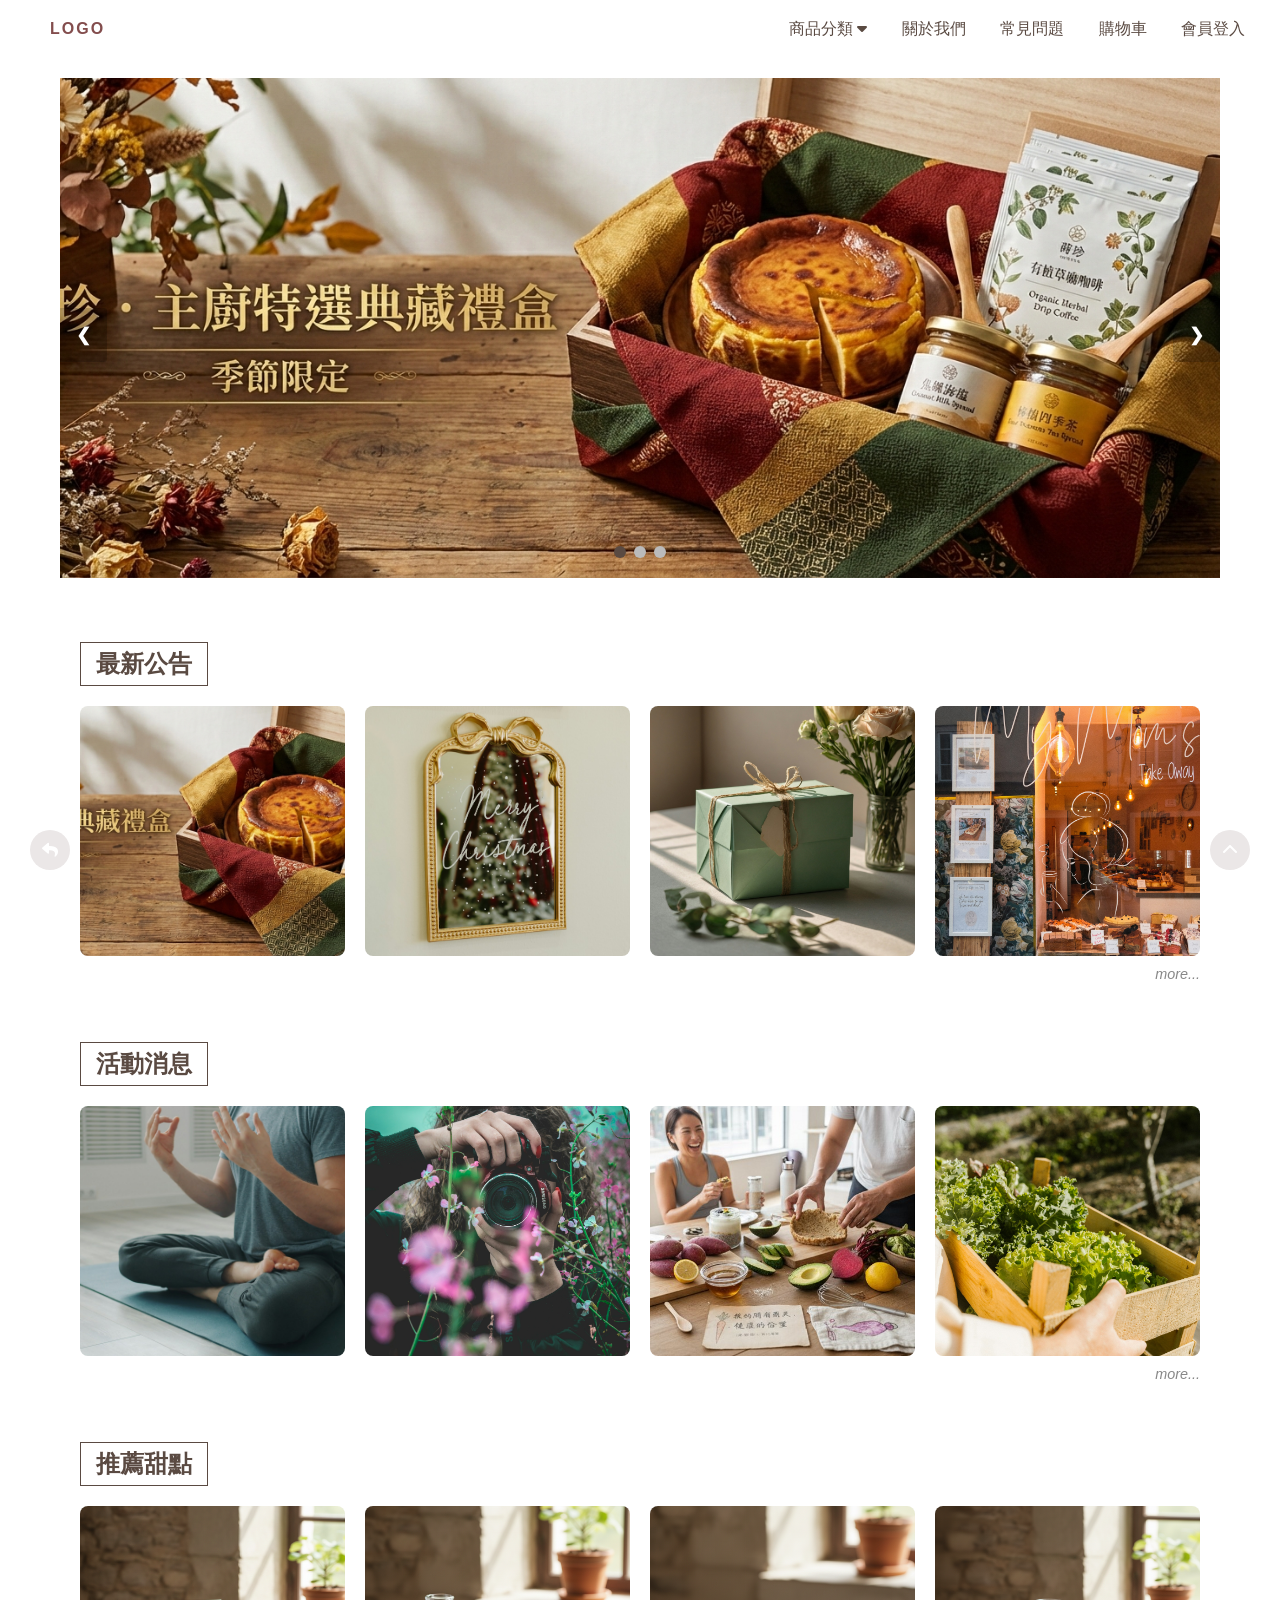
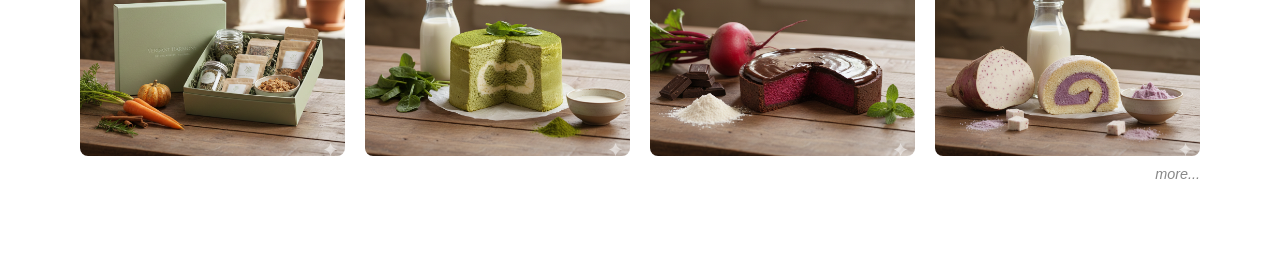
<file: index.html>
<!DOCTYPE html>
<html lang="zh-Hant-TW">

<head>
    <meta charset="UTF-8">
    <meta name="viewport" content="width=device-width, initial-scale=1.0">
    <title>首頁</title>
    <link rel="stylesheet" href="蒔甜.css">
    <link rel="stylesheet" href="https://cdnjs.cloudflare.com/ajax/libs/font-awesome/6.0.0/css/all.min.css">
</head>

<body>

    <header class="main-header">
        <div class="logo"><a href="index.html">LOGO</a></div>
        <nav class="top-nav">
            <a href="products.html">商品分類 <i class="fas fa-caret-down"></i></a>
            <a href="about.html">關於我們</a>
            <a href="qa.html">常見問題</a>
            <a href="cart.html">購物車</a>
            <a href="login.html">會員登入</a>
        </nav>
    </header>

    <main class="homepage">

        <section class="slideshow-container">
            <div class="mySlides fade">
                <img src="img/index1.png" style="width:100%; height:500px; object-fit:cover;">
            </div>

            <div class="mySlides fade">
                <img src="img/index2.png" style="width:100%; height:500px; object-fit:cover;">
            </div>

            <div class="mySlides fade">
                <img src="img/index3.png" style="width:100%; height:500px; object-fit:cover;">
            </div>

            <a class="prev" onclick="plusSlides(-1)">&#10094;</a>
            <a class="next" onclick="plusSlides(1)">&#10095;</a>

            <div class="dot-container">
                <span class="dot" onclick="currentSlide(1)"></span>
                <span class="dot" onclick="currentSlide(2)"></span>
                <span class="dot" onclick="currentSlide(3)"></span>
            </div>
        </section>

        <section class="info-section">
            <h2 class="section-title">最新公告</h2>
            <div class="card-grid">
                <div class="info-card">
                    <img src="img/index1.png" alt="公告1" class="card-img">
                    <div class="overlay">
                        <div class="overlay-text">
                            <h3>季節限定新品</h3>
                            <p>查看更多細節</p>
                        </div>
                    </div>
                </div>

                <div class="info-card">
                    <img src="img/index.new2.jpg" alt="公告2" class="card-img">
                    <div class="overlay">
                        <div class="overlay-text">
                            <h3>門市公休公告</h3>
                            <p>12/25 全日公休</p>
                        </div>
                    </div>
                </div>

                <div class="info-card">
                    <img src="img/index.new3.jpg" alt="公告3" class="card-img">
                    <div class="overlay">
                        <div class="overlay-text">
                            <h3>冬季暖心活動</h3>
                            <p>消費滿千送好禮</p>
                        </div>
                    </div>
                </div>

                <div class="info-card">
                    <img src="img/index.new4.jpg" alt="公告4" class="card-img">
                    <div class="overlay">
                        <div class="overlay-text">
                            <h3>蒔甜新址開幕</h3>
                            <p>邀請您前來品嚐</p>
                        </div>
                    </div>
                </div>
            </div>
            <a href="#" class="more-link">more...</a>
        </section>

        <section class="info-section">
            <h2 class="section-title">活動消息</h2>
            <div class="card-grid">
                <div class="info-card">
                    <img src="img/index.2-1.jpg" alt="公告1" class="card-img">
                    <div class="overlay">
                        <div class="overlay-text">
                            <h3>【蒔甜x靜心瑜珈】</h3>
                            <p>找回身體的純粹平衡</p>
                        </div>
                    </div>
                </div>

                <div class="info-card">
                    <img src="img/index.2-2.jpg" alt="公告2" class="card-img">
                    <div class="overlay">
                        <div class="overlay-text">
                            <h3>【社群徵件】</h3>
                            <h3>尋找#零罪惡甜點 攝影師</h3>
                            <p>分享您的午茶時光</p>
                        </div>
                    </div>
                </div>

                <div class="info-card">
                    <img src="img/index.2-3.jpg" alt="公告3" class="card-img">
                    <div class="overlay">
                        <div class="overlay-text">
                            <h3>【手作工作坊】</h3>
                            <h3>「蒔」刻體驗</h3>
                            <p>創意蔬食塔組裝教學</p>
                        </div>
                    </div>
                </div>

                <div class="info-card">
                    <img src="img/index.2-4.jpg" alt="公告4" class="card-img">
                    <div class="overlay">
                        <div class="overlay-text">
                            <h3>【門市快閃】</h3>
                            <p>「週末有機市集」聯名試吃會</p>
                        </div>
                    </div>
                </div>
            </div>
            <a href="#" class="more-link">more...</a>
        </section>

        <section class="info-section">
            <h2 class="section-title">推薦甜點</h2>
            <div class="card-grid">
                <div class="info-card">
                    <img src="img/1.png" alt="公告1" class="card-img">
                    <div class="overlay">
                        <div class="overlay-text">
                            <h3>【豐收 四季彩蔬塔禮盒】</h3>
                            <p>將大地四季的蔬果精華一次收納</p>
                        </div>
                    </div>
                </div>

                <div class="info-card">
                    <img src="img/2.png" alt="公告2" class="card-img">
                    <div class="overlay">
                        <div class="overlay-text">
                            <h3>【森息 菠菜抹茶戚風】</h3>
                            <p>接受大自然的清香</p>
                        </div>
                    </div>
                </div>

                <div class="info-card">
                    <img src="img/3.png" alt="公告3" class="card-img">
                    <div class="overlay">
                        <div class="overlay-text">
                            <h3>【紅寶 甜菜根醇黑可塔】</h3>
                            <p>紅寶石與黑巧克力的相遇</p>
                        </div>
                    </div>
                </div>

                <div class="info-card">
                    <img src="img/4.png" alt="公告4" class="card-img">
                    <div class="overlay">
                        <div class="overlay-text">
                            <h3>【初心 豆乳芋泥捲】</h3>
                            <p>回歸最單純的食材樸實的原味</p>
                        </div>
                    </div>
                </div>
            </div>
            <a href="#" class="more-link">more...</a>
        </section>


    </main>

    <div class="floating-btn left-btn"><i class="fas fa-reply"></i></div>
    <div class="floating-btn right-btn"><i class="fas fa-chevron-up"></i></div>

    <script src="蒔甜.js"></script>
</body>

</html>
</file>
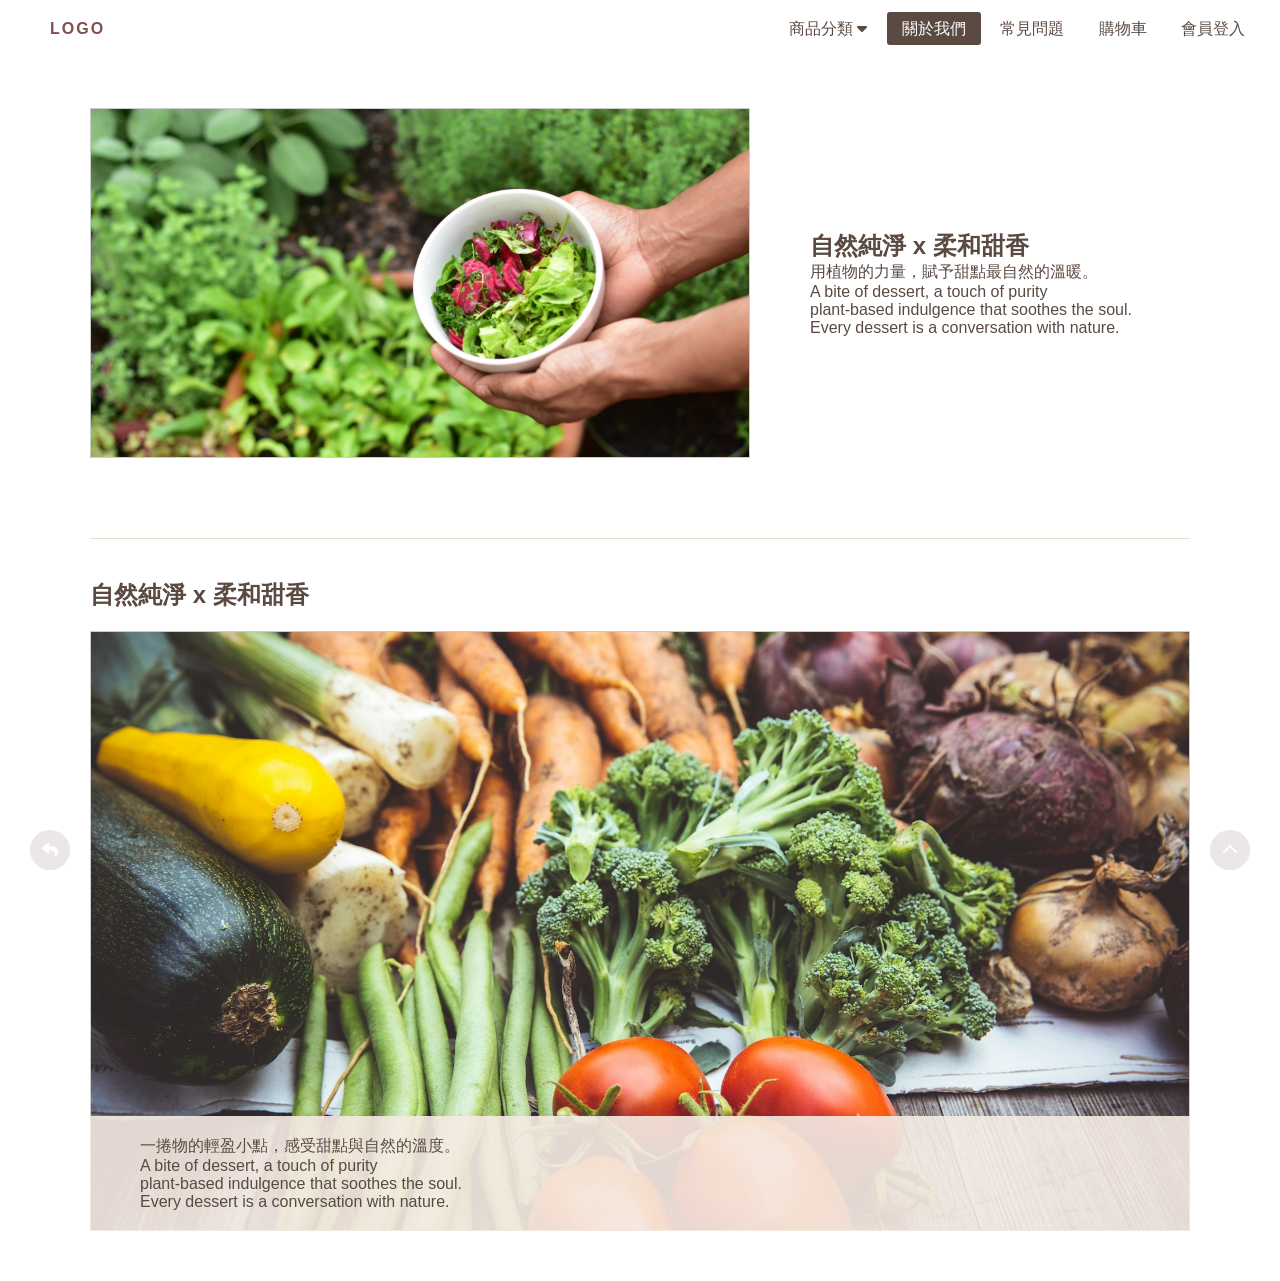
<file: about.html>
<!DOCTYPE html>
<html lang="zh-Hant-TW">

<head>
    <meta charset="UTF-8">
    <meta name="viewport" content="width=device-width, initial-scale=1.0">
    <title>關於我們</title>
    <link rel="stylesheet" href="蒔甜.css">
    <link rel="stylesheet" href="https://cdnjs.cloudflare.com/ajax/libs/font-awesome/6.0.0/css/all.min.css">
</head>

<body>

    <header class="main-header">
        <div class="logo"><a href="index.html">LOGO</a></div>
        <nav class="top-nav">
            <a href="products.html">商品分類 <i class="fas fa-caret-down"></i></a>
            <a href="about.html">關於我們</a>
            <a href="qa.html">常見問題</a>
            <a href="cart.html">購物車</a>
            <a href="login.html">會員登入</a>
        </nav>
    </header>

    <main class="about-page">

        <!-- <section class="about-hero">
            <h1 class="page-title">關於我們</h1>
            <div class="logo-box">LOGO</div>
        </section> -->

        <section class="about-section top-content">
            <div class="image-placeholder wide-img">
                <img src="img/5.jpg" style="width:100%; height:100%; object-fit:cover;">
            </div>
            <div class="text-box right-side">
                <div class="color-square green"></div>
                <h2>自然純淨 x 柔和甜香</h2>
                <p>
                    用植物的力量，賦予甜點最自然的溫暖。<br>
                    A bite of dessert, a touch of purity<br>
                    plant-based indulgence that soothes the soul.<br>
                    Every dessert is a conversation with nature.
                </p>
            </div>
        </section>

        <div class="separator"></div>

        <section class="about-section bottom-content">
            <h2>自然純淨 x 柔和甜香</h2>
            <div class="large-image-placeholder">
                <img src="img/6.jpg" style="width:100%; height:100%; object-fit:cover;">
            </div>

            <div class="text-box bottom-overlay">
                <div class="color-square beige"></div>
                <p>
                    一捲物的輕盈小點，感受甜點與自然的溫度。<br>
                    A bite of dessert, a touch of purity<br>
                    plant-based indulgence that soothes the soul.<br>
                    Every dessert is a conversation with nature.
                </p>
            </div>
        </section>

    </main>

    <div class="floating-btn left-btn"><i class="fas fa-reply"></i></div>
    <div class="floating-btn right-btn"><i class="fas fa-chevron-up"></i></div>

    <script src="蒔甜.js"></script>
</body>

</html>
</file>
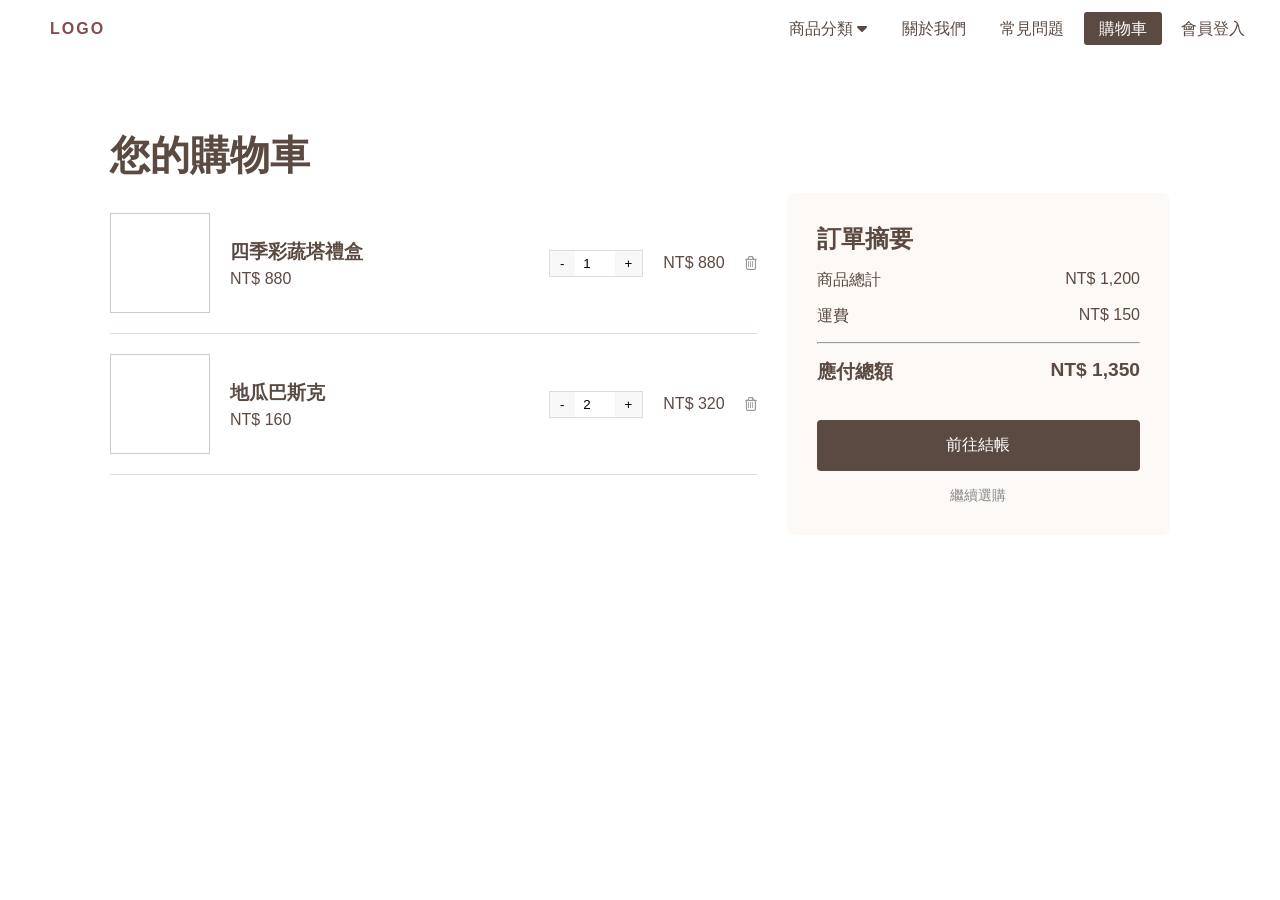
<file: cart.html>
<!DOCTYPE html>
<html lang="zh-Hant-TW">

<head>
    <meta charset="UTF-8">
    <meta name="viewport" content="width=device-width, initial-scale=1.0">
    <title>購物車 - 蒔甜</title>
    <link rel="stylesheet" href="蒔甜.css">
    <link rel="stylesheet" href="https://cdnjs.cloudflare.com/ajax/libs/font-awesome/6.0.0/css/all.min.css">
</head>

<body>

   <header class="main-header">
        <div class="logo"><a href="index.html">LOGO</a></div>
        <nav class="top-nav">
            <a href="products.html">商品分類 <i class="fas fa-caret-down"></i></a>
            <a href="about.html">關於我們</a>
            <a href="qa.html">常見問題</a>
            <a href="cart.html">購物車</a>
            <a href="login.html">會員登入</a>
        </nav>
    </header>

    <main class="cart-container">
        <h1 class="page-title">您的購物車</h1>

        <div class="cart-wrapper">
            <div class="cart-items">
                <div class="cart-item">
                    <div class="item-img">
                        <div class="placeholder-cross"></div>
                    </div>
                    <div class="item-info">
                        <h3>四季彩蔬塔禮盒</h3>
                        <p>NT$ 880</p>
                    </div>
                    <div class="item-qty">
                        <button class="qty-btn minus">-</button>
                        <input type="number" value="1" min="1">
                        <button class="qty-btn plus">+</button>
                    </div>
                    <div class="item-total">NT$ 880</div>
                    <button class="remove-btn"><i class="far fa-trash-alt"></i></button>
                </div>

                <div class="cart-item">
                    <div class="item-img">
                        <div class="placeholder-cross"></div>
                    </div>
                    <div class="item-info">
                        <h3>地瓜巴斯克</h3>
                        <p>NT$ 160</p>
                    </div>
                    <div class="item-qty">
                        <button class="qty-btn minus">-</button>
                        <input type="number" value="2" min="1">
                        <button class="qty-btn plus">+</button>
                    </div>
                    <div class="item-total">NT$ 320</div>
                    <button class="remove-btn"><i class="far fa-trash-alt"></i></button>
                </div>
            </div>

            <div class="cart-summary">
                <h2>訂單摘要</h2>
                <div class="summary-line">
                    <span>商品總計</span>
                    <span>NT$ 1,200</span>
                </div>
                <div class="summary-line">
                    <span>運費</span>
                    <span>NT$ 150</span>
                </div>
                <hr>
                <div class="summary-line total">
                    <span>應付總額</span>
                    <span>NT$ 1,350</span>
                </div>
                <button class="checkout-btn">前往結帳</button>
                <a href="products.html" class="continue-shopping">繼續選購</a>
            </div>
        </div>
    </main>

    <script src="蒔甜.js"></script>
</body>

</html>
</file>
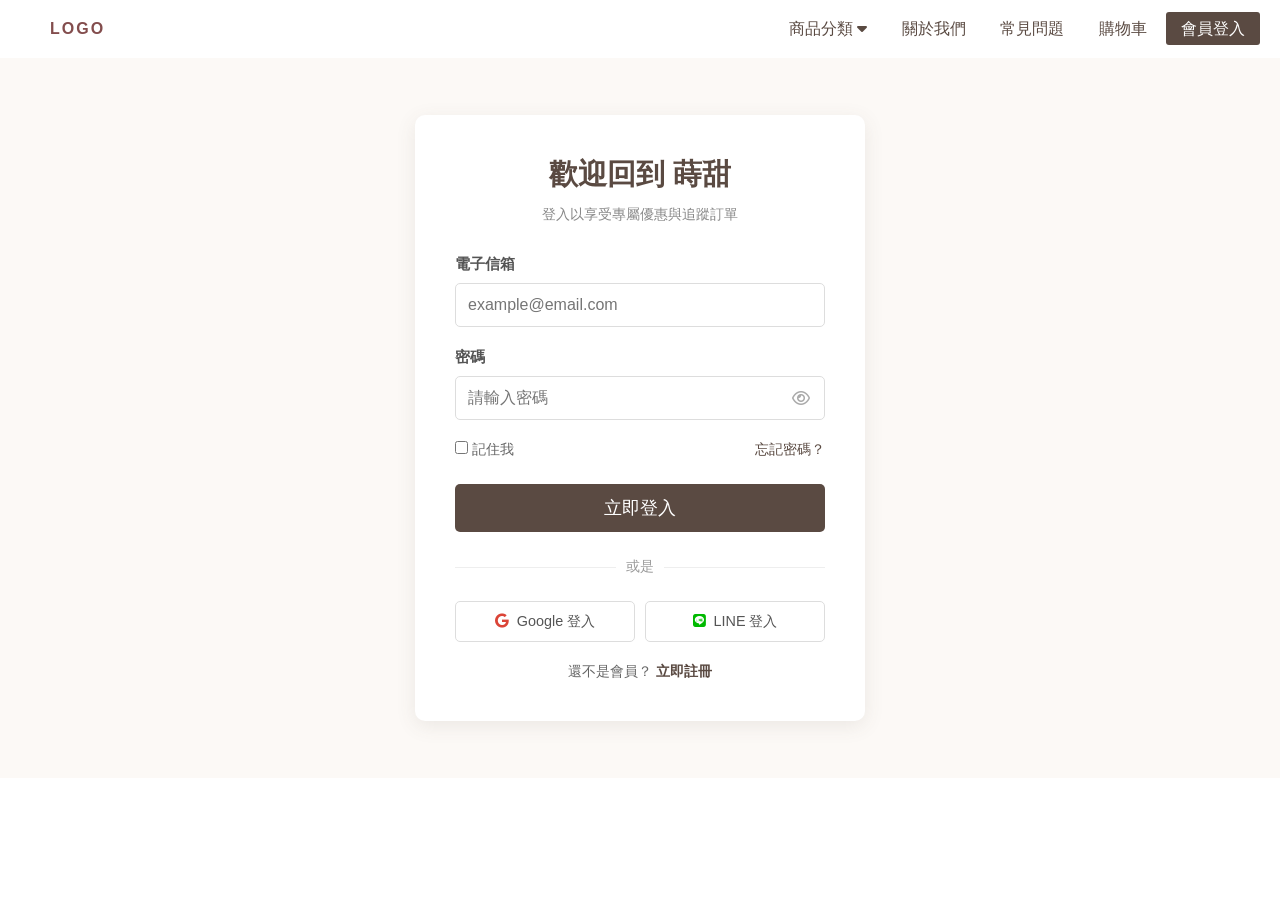
<file: login.html>
<!DOCTYPE html>
<html lang="zh-Hant-TW">
<head>
    <meta charset="UTF-8">
    <meta name="viewport" content="width=device-width, initial-scale=1.0">
    <title>會員登入 - 蒔甜</title>
    <link rel="stylesheet" href="蒔甜.css">
    <link rel="stylesheet" href="https://cdnjs.cloudflare.com/ajax/libs/font-awesome/6.0.0/css/all.min.css">
</head>
<body>

    <header class="main-header">
        <div class="logo"><a href="index.html">LOGO</a></div>
        <nav class="top-nav">
            <a href="products.html">商品分類 <i class="fas fa-caret-down"></i></a>
            <a href="about.html">關於我們</a>
            <a href="qa.html">常見問題</a>
            <a href="cart.html">購物車</a>
            <a href="login.html">會員登入</a>
        </nav>
    </header>

    <main class="login-container">
        <div class="login-card">
            <h2 class="form-title">歡迎回到 蒔甜</h2>
            <p class="form-subtitle">登入以享受專屬優惠與追蹤訂單</p>
            
            <form action="#" class="login-form">
                <div class="form-group">
                    <label for="email">電子信箱</label>
                    <input type="email" id="email" placeholder="example@email.com" required>
                </div>

                <div class="form-group">
                    <label for="password">密碼</label>
                    <div class="password-wrapper">
                        <input type="password" id="password" placeholder="請輸入密碼" required>
                        <i class="far fa-eye" id="togglePassword"></i>
                    </div>
                </div>

                <div class="form-options">
                    <label>
                        <input type="checkbox"> 記住我
                    </label>
                    <a href="#" class="forgot-link">忘記密碼？</a>
                </div>

                <button type="submit" class="submit-btn">立即登入</button>
            </form>

            <div class="divider">
                <span>或是</span>
            </div>

            <div class="social-login">
                <button class="social-btn google"><i class="fab fa-google"></i> Google 登入</button>
                <button class="social-btn line"><i class="fab fa-line"></i> LINE 登入</button>
            </div>

            <p class="register-hint">還不是會員？ <a href="#">立即註冊</a></p>
        </div>
    </main>

    <script src="蒔甜.js"></script>
</body>
</html>
</file>
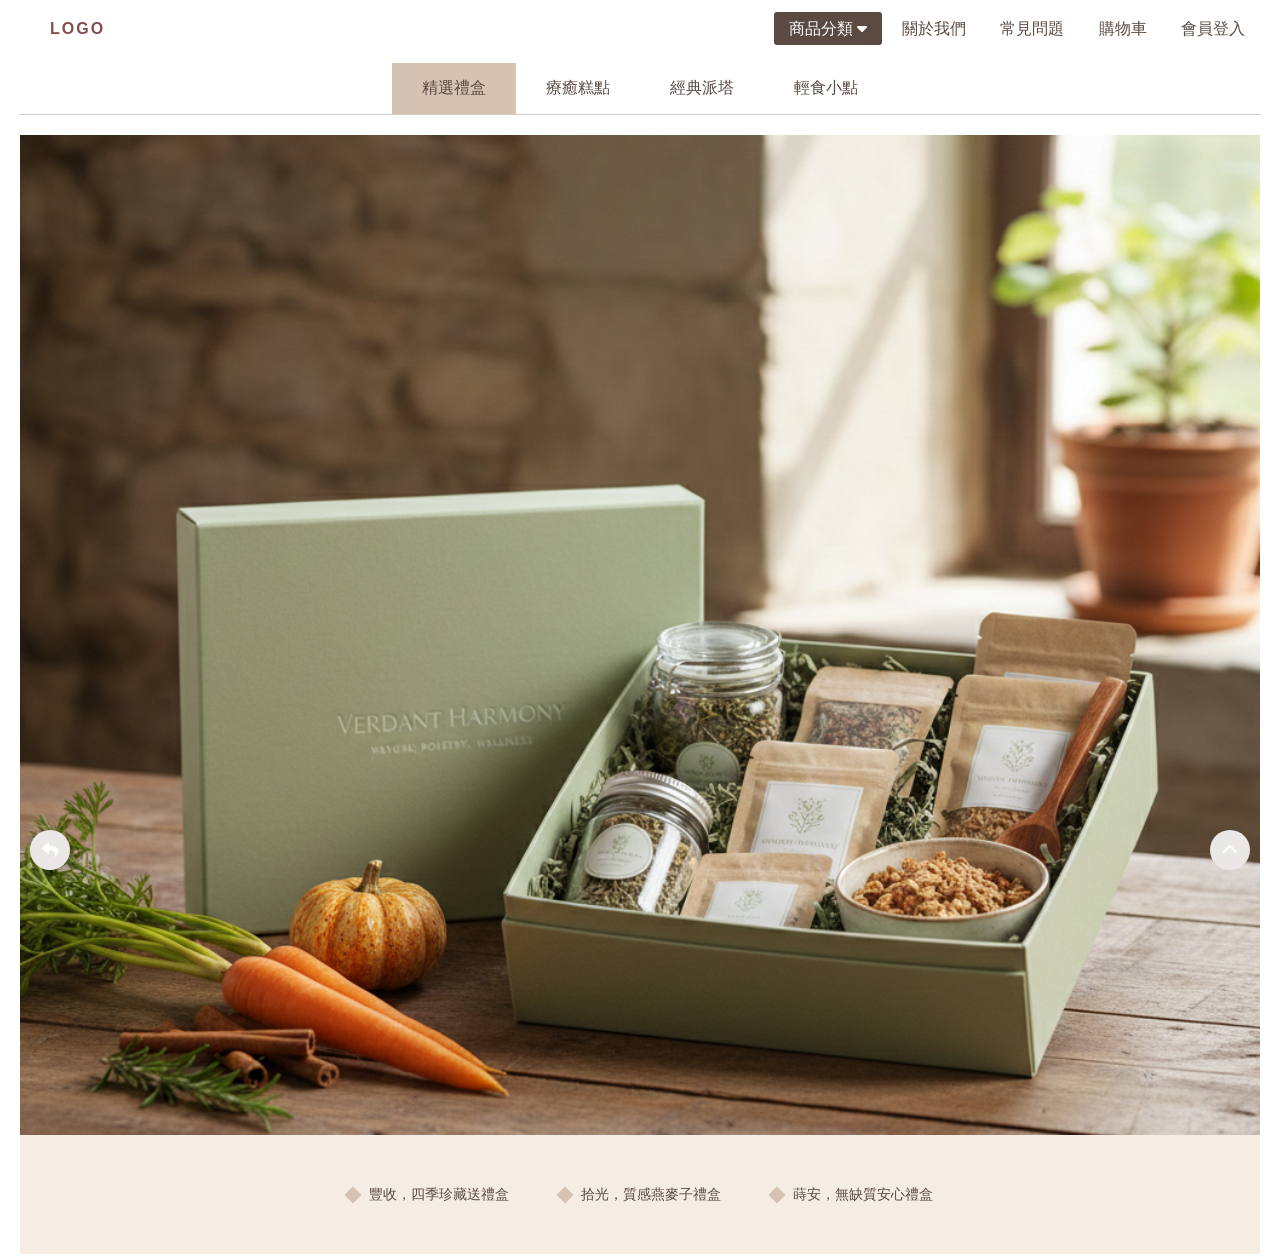
<file: products.html>
<!DOCTYPE html>
<html lang="zh-Hant-TW">

<head>
    <meta charset="UTF-8">
    <meta name="viewport" content="width=device-width, initial-scale=1.0">
    <title>商品分類</title>
    <link rel="stylesheet" href="蒔甜.css">
    <link rel="stylesheet" href="https://cdnjs.cloudflare.com/ajax/libs/font-awesome/6.0.0/css/all.min.css">
</head>

<body>

    <header class="main-header">
        <div class="logo"><a href="index.html">LOGO</a></div>
        <nav class="top-nav">
            <a href="products.html">商品分類 <i class="fas fa-caret-down"></i></a>
            <a href="about.html">關於我們</a>
            <a href="qa.html">常見問題</a>
            <a href="cart.html">購物車</a>
            <a href="login.html">會員登入</a>
        </nav>
    </header>


    <main class="product-page-wrapper">
        <nav class="sub-nav">
            <ul>
                <li class="tab-item active" data-target="content-1">精選禮盒</li>
                <li class="tab-item" data-target="content-2">療癒糕點</li>
                <li class="tab-item" data-target="content-3">經典派塔</li>
                <li class="tab-item" data-target="content-4">輕食小點</li>
            </ul>
        </nav>


        <div id="content-1" class="content-section active">
            <div class="hero-image">
                <!-- <div class="placeholder-cross"></div> -->
                <img src="img/1.png" style="width:100%; height:100%; object-fit:cover;">
            </div>
            <div class="bottom-info">
                <div class="diamond-item">
                    <div class="diamond"></div>
                    <span>豐收，四季珍藏送禮盒</span>
                </div>
                <div class="diamond-item">
                    <div class="diamond"></div>
                    <span>拾光，質感燕麥子禮盒</span>
                </div>
                <div class="diamond-item">
                    <div class="diamond"></div>
                    <span>蒔安，無缺質安心禮盒</span>
                </div>
            </div>
        </div>

        <div id="content-2" class="content-section">
            <div class="hero-image">
                <!-- <div class="placeholder-cross"></div> -->
                <img src="img/2.png" style="width:100%; height:100%; object-fit:cover;">
            </div>
            <div class="bottom-info">
                <div class="diamond-item">
                    <div class="diamond"></div>
                    <span>原味，櫛瓜核桃布朗尼</span>
                </div>
                <div class="diamond-item">
                    <div class="diamond"></div>
                    <span>暖陽，蜜地瓜巴斯克</span>
                </div>
                <div class="diamond-item">
                    <div class="diamond"></div>
                    <span>靜謐，抹茶戚風</span>
                </div>
            </div>
        </div>


        <div id="content-3" class="content-section">
            <div class="hero-image">
                <!-- <div class="placeholder-cross"></div> -->
                <img src="img/3.png" style="width:100%; height:100%; object-fit:cover;">
            </div>
            <div class="bottom-info">
                <div class="diamond-item">
                    <div class="diamond"></div>
                    <span>金蒔・胡蘿蔔肉桂旦糕</span>
                </div>
                <div class="diamond-item">
                    <div class="diamond"></div>
                    <span>紅寶・甜菜根醇黑可可塔</span>
                </div>
                <div class="diamond-item">
                    <div class="diamond"></div>
                    <span>綠野・酪梨萊姆生乳酪</span>
                </div>
            </div>
        </div>

        <div id="content-4" class="content-section">
            <div class="hero-image">
                <!-- <div class="placeholder-cross"></div> -->
                <img src="img/4.png" style="width:100%; height:100%; object-fit:cover;">
            </div>
            <div class="bottom-info">
                <div class="diamond-item">
                    <div class="diamond"></div>
                    <span>初心・豆乳芋泥捲</span>
                </div>
                <div class="diamond-item">
                    <div class="diamond"></div>
                    <span>金穗・甜玉米燕麥慕斯</span>
                </div>
                <div class="diamond-item">
                    <div class="diamond"></div>
                    <span>大地・綜合蔬果能量餅</span>
                </div>
            </div>
        </div>


    </main>

    <div class="floating-btn left-btn"><i class="fas fa-reply"></i></div>
    <div class="floating-btn right-btn"><i class="fas fa-chevron-up"></i></div>

    <script src="蒔甜.js"></script>
    <!-- JavaScript -->


</body>

</html>
</file>
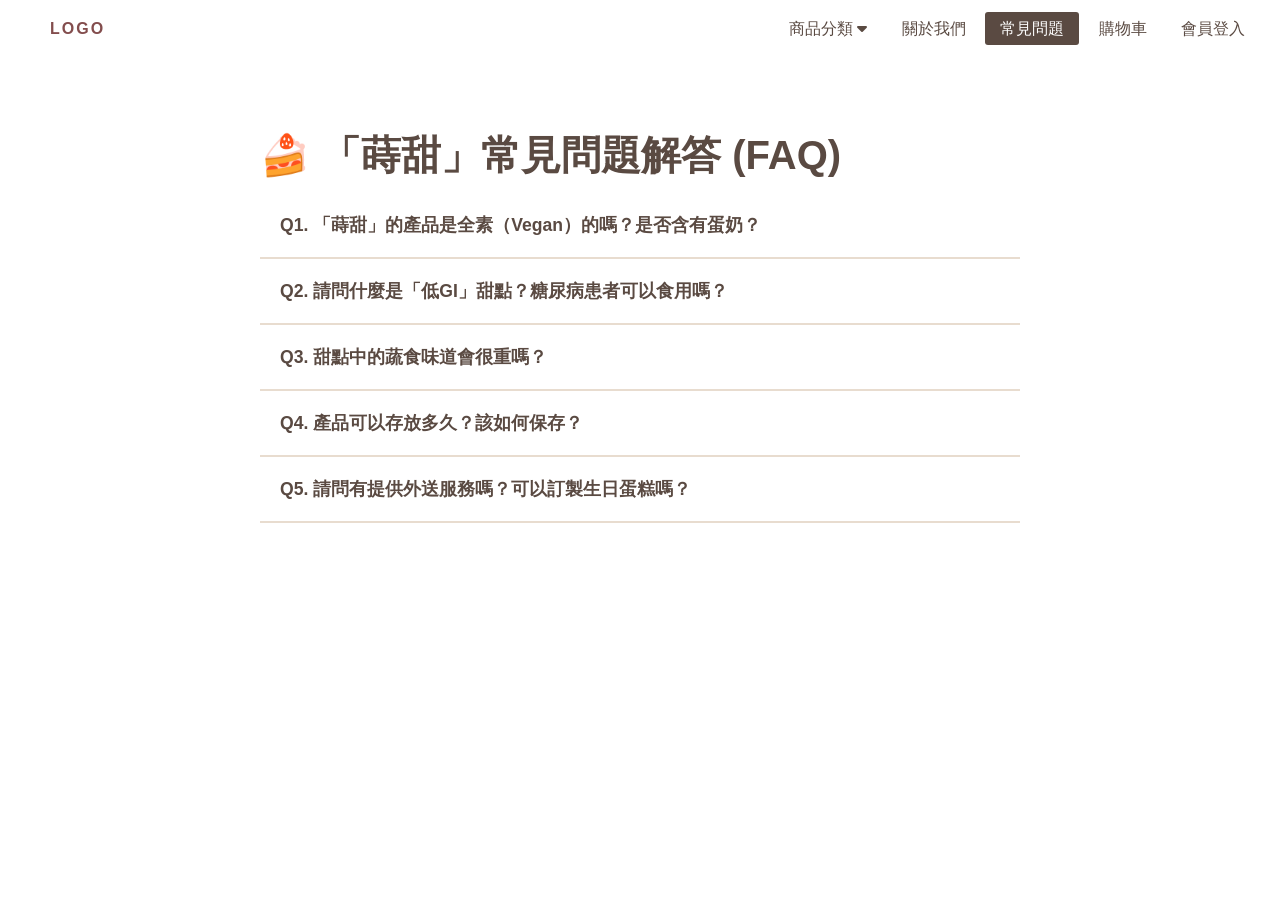
<file: qa.html>
<!DOCTYPE html>
<html lang="zh-Hant-TW">

<head>
    <meta charset="UTF-8">
    <meta name="viewport" content="width=device-width, initial-scale=1.0">
    <title>問與答</title>
    <link rel="stylesheet" href="蒔甜.css">
    <link rel="stylesheet" href="https://cdnjs.cloudflare.com/ajax/libs/font-awesome/6.0.0/css/all.min.css">
</head>

<body>
    
    <header class="main-header">
        <div class="logo"><a href="index.html">LOGO</a></div>
        <nav class="top-nav">
            <a href="products.html">商品分類 <i class="fas fa-caret-down"></i></a>
            <a href="about.html">關於我們</a>
            <a href="qa.html">常見問題</a>
            <a href="cart.html">購物車</a>
            <a href="login.html">會員登入</a>
        </nav>
    </header>

    <main class="qa-container">
        <h1 class="page-title">🍰 「蒔甜」常見問題解答 (FAQ)</h1>

        <div class="faq-list">
            <div class="faq-item">
                <button class="faq-question">Q1. 「蒔甜」的產品是全素（Vegan）的嗎？是否含有蛋奶？</button>
                <div class="faq-answer">
                    <p>為了追求最極致的蔬食體驗，我們的「蒔甜塔」系列主要以地瓜、酪梨、甜菜根等植物性食材研製，不添加傳統奶油與雞蛋。部分輕盈糕點採用豆奶基底。若您有嚴格的全素需求（無五辛、全植物性），請於產品頁面確認標示，或洽詢門市人員為您導覽。
                    </p>
                </div>
            </div>

            <div class="faq-item">
                <button class="faq-question">Q2. 請問什麼是「低GI」甜點？糖尿病患者可以食用嗎？</button>
                <div class="faq-answer">
                    <p>低GI是指「低升糖指數」。我們屏除精製白糖，選用羅漢果糖、椰糖及楓糖等天然代糖。這些食材對血糖的影響較為平緩，適合追求健康與體態管理的族群。</p>
                    <p class="note">⚠️ 備註：雖然我們致力於減糖與使用代糖，但甜點仍含有碳水化合物。若有特殊醫療需求（如糖尿病患者），建議食用前諮詢專業醫師建議，並適量享用。</p>
                </div>
            </div>

            <div class="faq-item">
                <button class="faq-question">Q3. 甜點中的蔬食味道會很重嗎？</button>
                <div class="faq-answer">
                    <p>請放心！「蒔甜」的研發核心是<strong>「創意風味與健康平衡」</strong>。我們利用食材天然的澱粉與甜度來創造絲滑口感，並搭配天然香料（如馬達加斯加香草、肉桂）來提升風味層次，讓您在品嚐時感受的是「大地賦予的清甜」，而非生澀的蔬菜味。
                    </p>
                </div>
            </div>

            <div class="faq-item">
                <button class="faq-question">Q4. 產品可以存放多久？該如何保存？</button>
                <div class="faq-answer">
                    <ul>
                        <li><strong>塔類產品：</strong> 建議領取後冷藏保存，於 2天內 食用完畢以維持塔皮酥脆。</li>
                        <li><strong>慕斯/奶酪類：</strong> 冷藏保存，建議 3天內 食用完畢。</li>
                    </ul>
                    <p class="note">💡 小提醒： 離開冷藏請勿超過 1 小時，以確保產品風味不變質。</p>
                </div>
            </div>

            <div class="faq-item">
                <button class="faq-question">Q5. 請問有提供外送服務嗎？可以訂製生日蛋糕嗎？</button>
                <div class="faq-answer">
                    <p><strong>外送：</strong> 我們與特定專業配送合作（限地區），由於甜點精緻如藝術品，強烈建議門市自取以維持最佳外觀。</p>
                    <p><strong>訂製：</strong> 我們提供大尺寸（6吋/8吋）的「蒔甜塔」預訂服務。請於預計取貨日的 5-7 天前透過 LINE 或官網下單。</p>
                </div>
            </div>
        </div>
    </main>



    <script src="蒔甜.js"></script>
    <!-- JavaScript -->


</body>

</html>
</file>
<file: 蒔甜.css>
/* products商品頁面 */
/* --- 1. 頁面寬度容器 (與首頁導覽列對齊) --- */
.product-page-wrapper {
    max-width: 1300px;
    margin: 5px auto;
    padding: 0 20px;
}


/* 基本重置 */
* {
    box-sizing: border-box;
    margin: 0;
    padding: 0;
    font-family: "Microsoft JhengHei", sans-serif; /* 微軟正黑體 */
}

/* 變數設定 (方便改色) */
:root {
    --primary-color: #5A4A42; /* 深褐色文字 */
    --accent-color: #E8DCCF;  /* 米色背景 */
    --white: #ffffff;
    --border-color: #ccc;
}

body {
    color: var(--primary-color);
}

/* 頂部導覽列 */
.main-header {
    display: flex;
    justify-content: space-between;
    align-items: center;
    padding: 10px 20px;
    background: var(--white);
}

/* 設定 LOGO 外框與文字樣式 */
.logo a {
    display: inline-block;        /* 讓 a 標籤可以設定寬高 */
    text-decoration: none;        /* 移除超連結底線 */
    color: #834d4d;               /* 文字顏色 */
    /* border: 1px solid #000000;    實線外框 (對應線稿) */
    padding: 10px 30px;           /* 上下 10px，左右 30px */
    font-weight: bold;            /* 文字加粗 */
    letter-spacing: 2px;          /* 字距稍微拉開，更有設計感 */
    transition: all 0.3s ease;    /* 滑鼠移上去時的平滑過渡 */
}

/* 滑鼠移至 LOGO 時的效果 (可選) */
.logo a:hover {
    background-color: #d4c8c8;    /* 稍微變色，讓使用者知道可以點擊 */
    /* border-color: #9c6b6b;        邊框變成品牌咖啡色 */
}


/* 預設的導覽連結樣式 */
.top-nav a {
    text-decoration: none;
    color: var(--primary-color); /* 原本的深咖啡色文字 */
    padding: 8px 15px;
    transition: all 0.3s ease; /* 增加顏色切換的平滑感 */
    border-radius: 3px; /* 稍微圓角比較美觀 */
}

/* 當下頁面的樣式 (Active 狀態) */
.top-nav a.active {
    background-color: var(--primary-color); /* 變換底色為深咖啡色 */
    color: #ffffff !important;               /* 字體變為白色 */
}

/* 滑鼠移上去的輔助效果 (選填) */
.top-nav a:hover {
    background-color: #f0f0f0; 
}

/* 次級導覽列 (Tabs) */
.sub-nav {
    display: flex;
    justify-content: center;
    border-bottom: 1px solid var(--border-color);
    margin-bottom: 20px;
}

.sub-nav ul {
    list-style: none;
    display: flex;
}

.sub-nav li {
    padding: 15px 30px;
    cursor: pointer;
    transition: 0.4s;
}

.sub-nav li:hover {
    color: #888888a8;
}

/* 選中狀態 */
.sub-nav li.active {
    background-color: #D6C2B3; /* 較深的米色 */
    color: var(--primary-color);
}

/* 主要內容區 */
.content-section {
    display: none; /* 預設隱藏 */
}

.content-section.active {
    display: block; /* 有 active 才顯示 */
}

.hero-image {
    width: 100%;
    height: 1000px; /* 大圖高度 */
    /* background-color: #fff; */
    /* border: 1px solid #ddd; */
    position: relative;
    margin-bottom: 0%;
}

/* 底部資訊列 (米色區塊) */
.bottom-info {
    background-color: #F5Ece4; /* 淺米色 */
    padding: 50px 0;
    display: flex;
    justify-content: center;
    gap: 50px;
}

.diamond-item {
    display: flex;
    align-items: center;
    gap: 10px;
    font-size: 0.9rem;
}

/* 菱形圖示 */
.diamond {
    width: 12px;
    height: 12px;
    background-color: #D6C2B3; /* 菱形顏色 */
    transform: rotate(45deg);
}

/* 浮動按鈕 */
.floating-btn {
    position: fixed;
    bottom: 30px;
    width: 40px;
    height: 40px;
    /* border: 1px solid #ccc; */
    border-radius: 50%;
    display: flex;
    justify-content: center;
    align-items: center;
    background: rgb(235, 231, 231);
    cursor: pointer;
    color: #fff;
}
.floating-btn:hover {
    color: #ffffff;
    background: #d8b7c1;
}

.left-btn { left: 30px; }
.right-btn { right: 30px; }


/* === 關於我們頁面樣式 (about.html) === */

.about-page {
    padding: 50px;
    max-width: 1200px;
    margin: 0 auto;
}

.about-hero {
    text-align: center;
    padding-bottom: 50px;
}

.page-title {
    font-size: 2.5rem;
    margin-bottom: 10px;
}

.logo-box {
    border: 1px solid var(--primary-color);
    width: 200px;
    padding: 20px;
    margin: 10px auto;
    font-size: 1.5rem;
}

/* 區塊一排版 (Flexbox) */
.about-section.top-content {
    display: flex;
    gap: 60px;
    /*gap粉色文字框大小 */
    align-items: center;
    margin-bottom: 80px;
}

.image-placeholder {
    border: 1px solid #ccc;
    position: relative;
}

.wide-img {
    width: 60%; /* 圖片佔大部分 */
    height: 350px;
}


/* 區塊二分隔線 */
.separator {
    border-top: 1px solid #E8DCCF;
    margin: 40px 0;
}

/* 區塊三排版 (大圖與下方文字) */
.about-section.bottom-content {
    position: relative;
}

.large-image-placeholder {
    width: 100%;
    height: 600px;
    border: 1px solid #ccc;
    margin-top: 20px;
    position: relative;
    /* 這裡可以放置線稿中的大叉叉 */
}

.text-box.bottom-overlay {
    position: absolute;
    bottom: 0;
    left: 0;
    width: 100%; /* 文字區佔滿底部 */
    padding: 20px 50px;
    background-color: rgba(245, 236, 228, 0.9); /* 帶透明度的淺米色 */
}


/* style.css (在檔案末尾新增以下代碼) */

/* === 首頁排版樣式 (index.html) === */

.homepage {
    max-width: 1200px;
    margin: 0 auto;
    padding: 20px;
}

/* 頂部輪播區塊 */
.hero-slider {
    position: relative;
    margin-bottom: 50px;
}

.slider-image-placeholder {
    width: 100%;
    height: 450px; /* 輪播圖高度 */
    background-color: #f7f7f7;
    /* border: 1px solid #ccc; */
    /* 這裡可以放之前定義的 .placeholder-cross 樣式來畫叉叉 */
}

/* 輪播導航箭頭 */
.slider-nav {
    position: absolute;
    top: 50%;
    transform: translateY(-50%);
    width: 40px;
    height: 40px;
    background: rgba(255, 255, 255, 0.7);
    border-radius: 50%;
    display: flex;
    justify-content: center;
    align-items: center;
    cursor: pointer;
    color: #555;
    z-index: 10;
}
.prev-arrow { left: 20px; }
.next-arrow { right: 20px; }

/* 底部指示點 */
.slider-dots {
    position: absolute;
    bottom: 20px;
    left: 50%;
    transform: translateX(-50%);
    display: flex;
    gap: 8px;
}
.dot {
    width: 10px;
    height: 10px;
    background-color: #aaa;
    border-radius: 50%;
    cursor: pointer;
}
.dot.active {
    background-color: var(--primary-color);
}

/* 輪播容器 */
.slideshow-container {
    max-width: 100%;
    position: relative;
    margin: auto;
    overflow: hidden;
}

/* 隱藏預設的投影片 */
.mySlides {
    display: none;
}

/* 左右箭頭樣式 */
.prev, .next {
    cursor: pointer;
    position: absolute;
    top: 50%;
    width: auto;
    padding: 16px;
    margin-top: -22px;
    color: white;
    font-weight: bold;
    font-size: 18px;
    transition: 0.6s ease;
    border-radius: 0 3px 3px 0;
    user-select: none;
    background-color: rgba(0,0,0,0.2);
}

.next {
    right: 0;
    border-radius: 3px 0 0 3px;
}

.prev:hover, .next:hover {
    background-color: rgba(0,0,0,0.8);
}

/* 指示點容器 */
.dot-container {
    text-align: center;
    position: absolute;
    bottom: 20px;
    width: 100%;
}

.dot {
    cursor: pointer;
    height: 12px;
    width: 12px;
    margin: 0 2px;
    background-color: #bbb;
    border-radius: 50%;
    display: inline-block;
    transition: background-color 0.6s ease;
}

.active, .dot:hover {
    background-color: #717171;
}

/* 淡入淡出動畫 */
.fade {
    animation-name: fade;
    animation-duration: 1.5s;
}

@keyframes fade {
    from {opacity: .4} 
    to {opacity: 1}
}


/* 公告/活動/推薦區塊 */
.info-section {
    margin-bottom: 50px;
    padding: 20px 0;
}

.section-title {
    font-size: 1.2rem;
    font-weight: bold;
    border: 1px solid #000;
    padding: 5px 15px;
    display: inline-block;
    margin-bottom: 20px;
}

.card-grid {
    display: grid;
    grid-template-columns: repeat(4, 1fr); /* 分成四欄 */
    gap: 20px;
}

.info-card {
    height: auto;
}

.card-image-placeholder {
    width: 100%;
    height: 150px; /* 卡片圖高度 */
    border: 1px solid #ccc;
    background-color: #fcfcfc;
    /* 這裡可以放之前定義的 .placeholder-cross 樣式來畫叉叉 */
}

.more-link {
    display: block;
    text-align: right;
    margin-top: 10px;
    color: var(--primary-color);
    text-decoration: none;
    font-size: 0.9rem;
}

/* 區塊容器設定 */
.info-section {
    max-width: 1200px;
    margin: 60px auto;
    padding: 0 20px;
}

.section-title {
    font-size: 1.5rem;
    border: 1px solid #5A4A42;
    display: inline-block;
    padding: 5px 15px;
    margin-bottom: 20px;
    color: #5A4A42;
}

/* 網格排列：四個一列 */
.card-grid {
    display: grid;
    grid-template-columns: repeat(4, 1fr);
    gap: 20px;
}

/* 卡片主體 */
.info-card {
    position: relative; /* 關鍵：讓遮罩可以定位在上面 */
    height: 250px;
    border-radius: 8px;
    overflow: hidden; /* 確保內容不超出圓角 */
    cursor: pointer;
}

.card-img {
    width: 100%;
    height: 100%;
    object-fit: cover; /* 確保圖片填滿不變形 */
    transition: transform 0.5s ease; /* 讓圖片縮放平滑 */
}

/* 文字遮罩層（預設透明度為 0） */
.overlay {
    position: absolute;
    top: 0;
    left: 0;
    width: 100%;
    height: 100%;
    background-color: rgba(90, 74, 66, 0.75); /* 半透明咖啡色底 */
    display: flex;
    justify-content: center;
    align-items: center;
    opacity: 0; /* 預設隱藏 */
    transition: opacity 0.3s ease;
}

/* 當滑鼠碰到圖片時發生的變化 */
.info-card:hover .overlay {
    opacity: 1; /* 顯示文字層 */
}

.info-card:hover .card-img {
    transform: scale(1.1); /* 圖片微微放大，增加動感 */
}

/* 遮罩內的文字樣式 */
.overlay-text {
    color: #ffffff;
    text-align: center;
    padding: 20px;
}

.overlay-text h3 {
    margin-bottom: 10px;
    font-size: 1.2rem;
}

.overlay-text p {
    font-size: 0.9rem;
    border-bottom: 1px solid #fff;
    display: inline-block;
}

/* 右下角的 more 連結 */
.more-link {
    display: block;
    text-align: right;
    margin-top: 10px;
    color: #888;
    text-decoration: none;
    font-style: italic;
}

/* QA 頁面專屬樣式 */
.qa-container {
    max-width: 800px;
    margin: 50px auto;
    padding: 20px;
}

.faq-item {
    border-bottom: 2px solid #E8DCCF;
}

.faq-question {
    width: 100%;
    text-align: left;
    padding: 20px;
    background-color: transparent; /* 預設透明 */
    border: none;
    font-size: 1.1rem;
    font-weight: bold;
    color: var(--primary-color);
    cursor: pointer;
    display: flex;
    justify-content: space-between;
    transition: background-color 0.3s ease; /* 修正紅字，確保這行前面有分號 */
}

/* 尚未點開時的滑入效果 */
.faq-question:hover {
    background-color: #fdfaf8; /* 改成極淺色，不要用深色 */
}

/* --- 關鍵修正：當項目被點開時 (Active) --- */

/* 1. 讓標題區塊變色 (對應您截圖中 Q1 的位置) */
.faq-item.active .faq-question {
    background-color: #F5Ece4; /* 這裡設定您線稿中的淺米色 */
    color: var(--primary-color);
}

/* 2. 讓答案區塊變色 (對應您截圖中文字描述的位置) */
.faq-answer {
    padding: 20px;
    line-height: 1.8;
    background-color: #ffffff; /* 確保內容區是白色，方便閱讀 */
    color: #555555;
    display: none; 
}

.faq-item.active .faq-answer {
    display: block;
}

/* 購物車頁面樣式 */
.cart-container {
    max-width: 1100px;
    margin: 50px auto;
    padding: 20px;
}

.cart-wrapper {
    display: flex;
    gap: 30px;
    align-items: flex-start;
}

.cart-items {
    flex: 2; /* 佔據較多空間 */
}

.cart-item {
    display: flex;
    align-items: center;
    padding: 20px 0;
    border-bottom: 1px solid #E8DCCF;
    gap: 20px;
}

.item-img {
    width: 100px;
    height: 100px;
    border: 1px solid #ccc;
}

.item-info {
    flex: 1;
}

.item-info h3 {
    margin-bottom: 5px;
    color: var(--primary-color);
}

.item-qty {
    display: flex;
    align-items: center;
    border: 1px solid #ddd;
}

.item-qty input {
    width: 40px;
    text-align: center;
    border: none;
    outline: none;
}

.qty-btn {
    background: #f8f8f8;
    border: none;
    padding: 5px 10px;
    cursor: pointer;
}

.remove-btn {
    background: none;
    border: none;
    color: #999;
    cursor: pointer;
}

.remove-btn:hover {
    color: #ff4d4d;
}

/* 結算區塊樣式 */
.cart-summary {
    flex: 1;
    background-color: #FDF9F6;
    padding: 30px;
    border-radius: 8px;
    position: sticky;
    top: 100px;
}

.summary-line {
    display: flex;
    justify-content: space-between;
    margin: 15px 0;
}

.summary-line.total {
    font-size: 1.2rem;
    font-weight: bold;
    color: var(--primary-color);
}

.checkout-btn {
    width: 100%;
    padding: 15px;
    background-color: var(--primary-color);
    color: white;
    border: none;
    border-radius: 4px;
    font-size: 1rem;
    cursor: pointer;
    margin-top: 20px;
}

.continue-shopping {
    display: block;
    text-align: center;
    margin-top: 15px;
    color: #888;
    text-decoration: none;
    font-size: 0.9rem;
}

/* === 會員登入頁面樣式 === */
.login-container {
    min-height: 80vh; /* 讓畫面至少有80%的高度，確保置中好看 */
    display: flex;
    justify-content: center;
    align-items: center;
    background-color: #fcf9f6; /* 極淺的米色背景 */
    padding: 40px 20px;
}

.login-card {
    background-color: #ffffff;
    width: 100%;
    max-width: 450px;
    padding: 40px;
    border-radius: 10px;
    box-shadow: 0 5px 20px rgba(90, 74, 66, 0.1); /* 淡淡的咖啡色陰影 */
    text-align: center;
}

.form-title {
    color: var(--primary-color);
    margin-bottom: 10px;
    font-size: 1.8rem;
}

.form-subtitle {
    color: #888;
    font-size: 0.9rem;
    margin-bottom: 30px;
}

.form-group {
    margin-bottom: 20px;
    text-align: left;
}

.form-group label {
    display: block;
    margin-bottom: 8px;
    color: #555;
    font-weight: bold;
    font-size: 0.95rem;
}

.form-group input {
    width: 100%;
    padding: 12px;
    border: 1px solid #ddd;
    border-radius: 5px;
    font-size: 1rem;
    transition: border-color 0.3s;
}

.form-group input:focus {
    outline: none;
    border-color: var(--primary-color);
}

/* 密碼眼睛圖示容器 */
.password-wrapper {
    position: relative;
}

.password-wrapper i {
    position: absolute;
    right: 15px;
    top: 50%;
    transform: translateY(-50%);
    color: #aaa;
    cursor: pointer;
}

.form-options {
    display: flex;
    justify-content: space-between;
    font-size: 0.9rem;
    color: #666;
    margin-bottom: 25px;
}

.forgot-link {
    color: var(--primary-color);
    text-decoration: none;
}

.submit-btn {
    width: 100%;
    padding: 12px;
    background-color: var(--primary-color);
    color: white;
    border: none;
    border-radius: 5px;
    font-size: 1.1rem;
    cursor: pointer;
    transition: background-color 0.3s;
}

.submit-btn:hover {
    background-color: #463932; /* 更深的咖啡色 */
}

/* 分隔線 */
.divider {
    margin: 25px 0;
    position: relative;
    text-align: center;
}

.divider::before {
    content: "";
    position: absolute;
    top: 50%;
    left: 0;
    width: 100%;
    height: 1px;
    background-color: #eee;
    z-index: 1;
}

.divider span {
    background-color: #fff;
    padding: 0 10px;
    color: #999;
    font-size: 0.85rem;
    position: relative;
    z-index: 2;
}

/* 社群按鈕 */
.social-login {
    display: flex;
    gap: 10px;
    margin-bottom: 20px;
}

.social-btn {
    flex: 1;
    padding: 10px;
    border: 1px solid #ddd;
    background-color: white;
    border-radius: 5px;
    cursor: pointer;
    display: flex;
    align-items: center;
    justify-content: center;
    gap: 8px;
    font-size: 0.9rem;
    color: #555;
    transition: background-color 0.3s;
}

.social-btn:hover {
    background-color: #f5f5f5;
}

.social-btn.line i { color: #00B900; }
.social-btn.google i { color: #DB4437; }

.register-hint {
    font-size: 0.9rem;
    color: #666;
}

.register-hint a {
    color: var(--primary-color);
    font-weight: bold;
    text-decoration: none;
}
</file>
